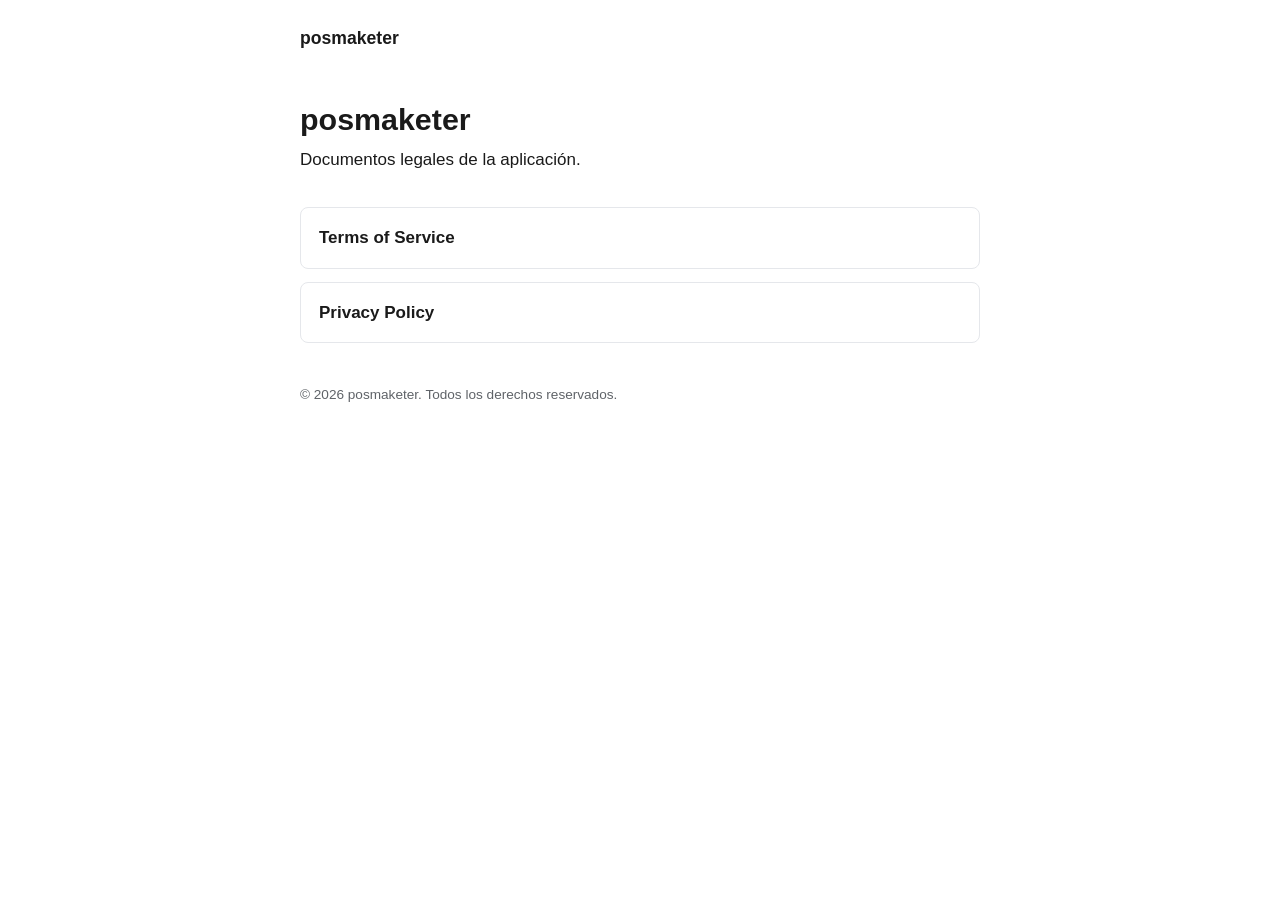
<file: index.html>
<!doctype html>
<html lang="es">
<head>
<meta charset="UTF-8">
<meta name="viewport" content="width=device-width, initial-scale=1">
<title>posmaketer</title>
<link rel="stylesheet" href="style.css">
</head>
<body>
<header class="site-header">
  <a class="brand" href="index.html">posmaketer</a>
</header>
<main class="container">
  <h1>posmaketer</h1>
  <p>Documentos legales de la aplicación.</p>
  <ul class="index-links">
    <li><a href="terms.html">Terms of Service</a></li>
    <li><a href="privacy.html">Privacy Policy</a></li>
  </ul>
  <footer>
    <p>&copy; 2026 posmaketer. Todos los derechos reservados.</p>
  </footer>
</main>
</body>
</html>
</file>
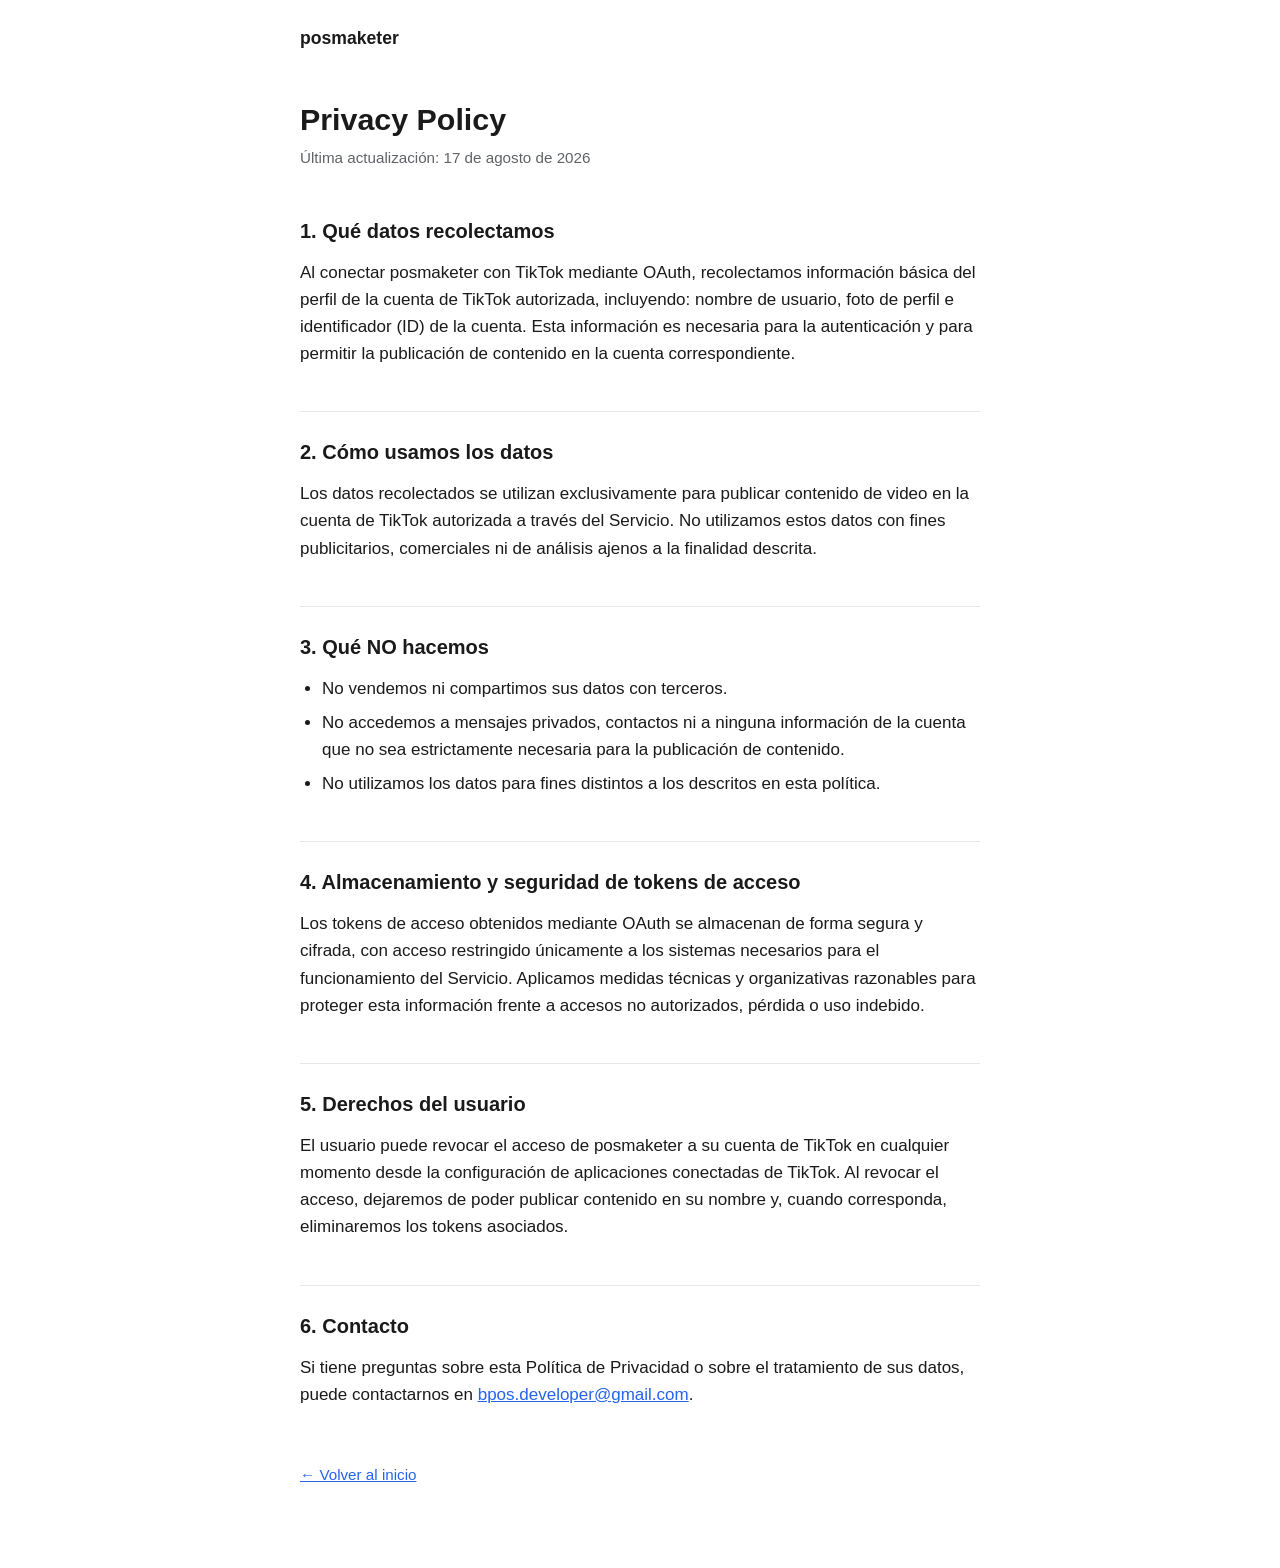
<file: privacy.html>
<!doctype html>
<html lang="es">
<head>
<meta charset="UTF-8">
<meta name="viewport" content="width=device-width, initial-scale=1">
<title>Privacy Policy - posmaketer</title>
<link rel="stylesheet" href="style.css">
</head>
<body>
<header class="site-header">
  <a class="brand" href="index.html">posmaketer</a>
</header>
<main class="container">
  <h1>Privacy Policy</h1>
  <p class="updated">Última actualización: 17 de agosto de 2026</p>

  <h2>1. Qué datos recolectamos</h2>
  <p>Al conectar posmaketer con TikTok mediante OAuth, recolectamos información básica del perfil de la cuenta de TikTok autorizada, incluyendo: nombre de usuario, foto de perfil e identificador (ID) de la cuenta. Esta información es necesaria para la autenticación y para permitir la publicación de contenido en la cuenta correspondiente.</p>

  <h2>2. Cómo usamos los datos</h2>
  <p>Los datos recolectados se utilizan exclusivamente para publicar contenido de video en la cuenta de TikTok autorizada a través del Servicio. No utilizamos estos datos con fines publicitarios, comerciales ni de análisis ajenos a la finalidad descrita.</p>

  <h2>3. Qué NO hacemos</h2>
  <ul>
    <li>No vendemos ni compartimos sus datos con terceros.</li>
    <li>No accedemos a mensajes privados, contactos ni a ninguna información de la cuenta que no sea estrictamente necesaria para la publicación de contenido.</li>
    <li>No utilizamos los datos para fines distintos a los descritos en esta política.</li>
  </ul>

  <h2>4. Almacenamiento y seguridad de tokens de acceso</h2>
  <p>Los tokens de acceso obtenidos mediante OAuth se almacenan de forma segura y cifrada, con acceso restringido únicamente a los sistemas necesarios para el funcionamiento del Servicio. Aplicamos medidas técnicas y organizativas razonables para proteger esta información frente a accesos no autorizados, pérdida o uso indebido.</p>

  <h2>5. Derechos del usuario</h2>
  <p>El usuario puede revocar el acceso de posmaketer a su cuenta de TikTok en cualquier momento desde la configuración de aplicaciones conectadas de TikTok. Al revocar el acceso, dejaremos de poder publicar contenido en su nombre y, cuando corresponda, eliminaremos los tokens asociados.</p>

  <h2>6. Contacto</h2>
  <p>Si tiene preguntas sobre esta Política de Privacidad o sobre el tratamiento de sus datos, puede contactarnos en <a href="mailto:bpos.developer@gmail.com">bpos.developer@gmail.com</a>.</p>

  <a class="back-link" href="index.html">&larr; Volver al inicio</a>
</main>
</body>
</html>
</file>
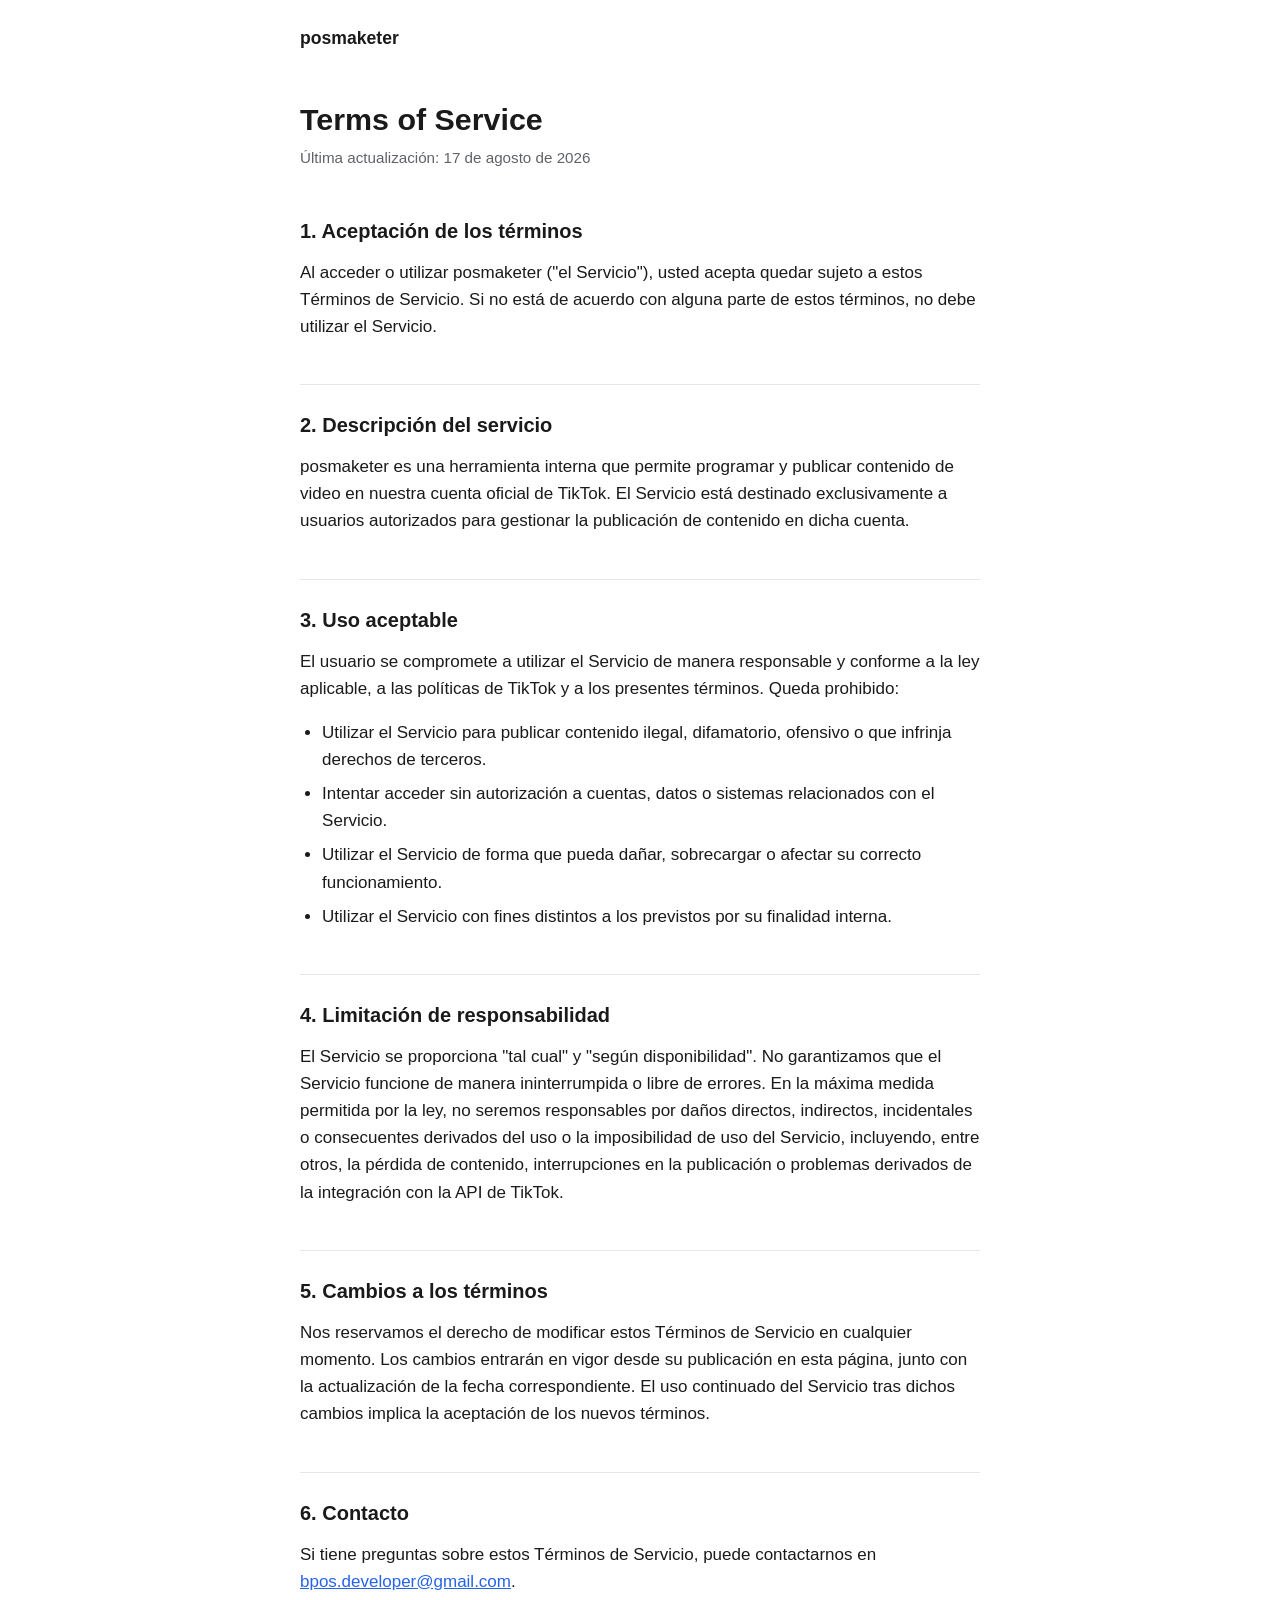
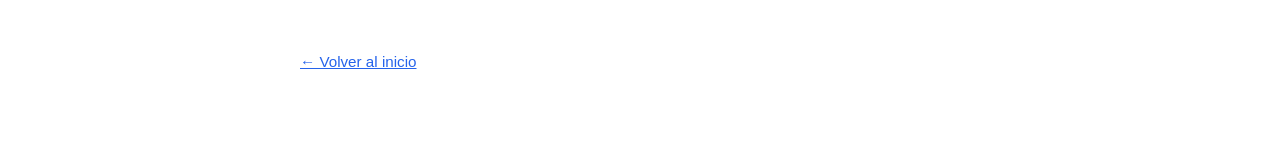
<file: terms.html>
<!doctype html>
<html lang="es">
<head>
<meta charset="UTF-8">
<meta name="viewport" content="width=device-width, initial-scale=1">
<title>Terms of Service - posmaketer</title>
<link rel="stylesheet" href="style.css">
</head>
<body>
<header class="site-header">
  <a class="brand" href="index.html">posmaketer</a>
</header>
<main class="container">
  <h1>Terms of Service</h1>
  <p class="updated">Última actualización: 17 de agosto de 2026</p>

  <h2>1. Aceptación de los términos</h2>
  <p>Al acceder o utilizar posmaketer ("el Servicio"), usted acepta quedar sujeto a estos Términos de Servicio. Si no está de acuerdo con alguna parte de estos términos, no debe utilizar el Servicio.</p>

  <h2>2. Descripción del servicio</h2>
  <p>posmaketer es una herramienta interna que permite programar y publicar contenido de video en nuestra cuenta oficial de TikTok. El Servicio está destinado exclusivamente a usuarios autorizados para gestionar la publicación de contenido en dicha cuenta.</p>

  <h2>3. Uso aceptable</h2>
  <p>El usuario se compromete a utilizar el Servicio de manera responsable y conforme a la ley aplicable, a las políticas de TikTok y a los presentes términos. Queda prohibido:</p>
  <ul>
    <li>Utilizar el Servicio para publicar contenido ilegal, difamatorio, ofensivo o que infrinja derechos de terceros.</li>
    <li>Intentar acceder sin autorización a cuentas, datos o sistemas relacionados con el Servicio.</li>
    <li>Utilizar el Servicio de forma que pueda dañar, sobrecargar o afectar su correcto funcionamiento.</li>
    <li>Utilizar el Servicio con fines distintos a los previstos por su finalidad interna.</li>
  </ul>

  <h2>4. Limitación de responsabilidad</h2>
  <p>El Servicio se proporciona "tal cual" y "según disponibilidad". No garantizamos que el Servicio funcione de manera ininterrumpida o libre de errores. En la máxima medida permitida por la ley, no seremos responsables por daños directos, indirectos, incidentales o consecuentes derivados del uso o la imposibilidad de uso del Servicio, incluyendo, entre otros, la pérdida de contenido, interrupciones en la publicación o problemas derivados de la integración con la API de TikTok.</p>

  <h2>5. Cambios a los términos</h2>
  <p>Nos reservamos el derecho de modificar estos Términos de Servicio en cualquier momento. Los cambios entrarán en vigor desde su publicación en esta página, junto con la actualización de la fecha correspondiente. El uso continuado del Servicio tras dichos cambios implica la aceptación de los nuevos términos.</p>

  <h2>6. Contacto</h2>
  <p>Si tiene preguntas sobre estos Términos de Servicio, puede contactarnos en <a href="mailto:bpos.developer@gmail.com">bpos.developer@gmail.com</a>.</p>

  <a class="back-link" href="index.html">&larr; Volver al inicio</a>
</main>
</body>
</html>
</file>
<file: style.css>
:root {
  --color-bg: #ffffff;
  --color-text: #1a1a1a;
  --color-muted: #5f6368;
  --color-accent: #2563eb;
  --color-border: #e5e7eb;
  --max-width: 720px;
}

* {
  box-sizing: border-box;
}

html {
  -webkit-text-size-adjust: 100%;
}

body {
  margin: 0;
  padding: 0;
  background: var(--color-bg);
  color: var(--color-text);
  font-family: -apple-system, BlinkMacSystemFont, "Segoe UI", Roboto, Helvetica, Arial, sans-serif;
  line-height: 1.6;
  font-size: 17px;
}

.container {
  max-width: var(--max-width);
  margin: 0 auto;
  padding: 48px 20px 80px;
}

header.site-header {
  max-width: var(--max-width);
  margin: 0 auto;
  padding: 24px 20px 0;
}

.brand {
  font-weight: 700;
  font-size: 1.1rem;
  text-decoration: none;
  color: var(--color-text);
}

h1 {
  font-size: 1.9rem;
  line-height: 1.25;
  margin: 0 0 8px;
}

h2 {
  font-size: 1.25rem;
  margin: 2.2em 0 0.6em;
  border-top: 1px solid var(--color-border);
  padding-top: 1.2em;
}

h2:first-of-type {
  border-top: none;
  padding-top: 0;
}

p {
  margin: 0 0 1em;
}

ul {
  margin: 0 0 1em;
  padding-left: 1.3em;
}

li {
  margin-bottom: 0.4em;
}

.updated {
  color: var(--color-muted);
  font-size: 0.95rem;
  margin-bottom: 2.2em;
}

a {
  color: var(--color-accent);
}

.back-link {
  display: inline-block;
  margin-top: 2.5em;
  font-size: 0.95rem;
}

.index-links {
  list-style: none;
  padding: 0;
  margin: 2em 0 0;
}

.index-links li {
  margin-bottom: 0.8em;
}

.index-links a {
  display: block;
  padding: 16px 18px;
  border: 1px solid var(--color-border);
  border-radius: 8px;
  text-decoration: none;
  font-weight: 600;
  color: var(--color-text);
  transition: border-color 0.15s ease, background 0.15s ease;
}

.index-links a:hover {
  border-color: var(--color-accent);
  background: #f8fafc;
}

footer {
  color: var(--color-muted);
  font-size: 0.85rem;
  margin-top: 3em;
}

@media (max-width: 480px) {
  body {
    font-size: 16px;
  }
  h1 {
    font-size: 1.6rem;
  }
  .container {
    padding: 32px 16px 64px;
  }
}
</file>
